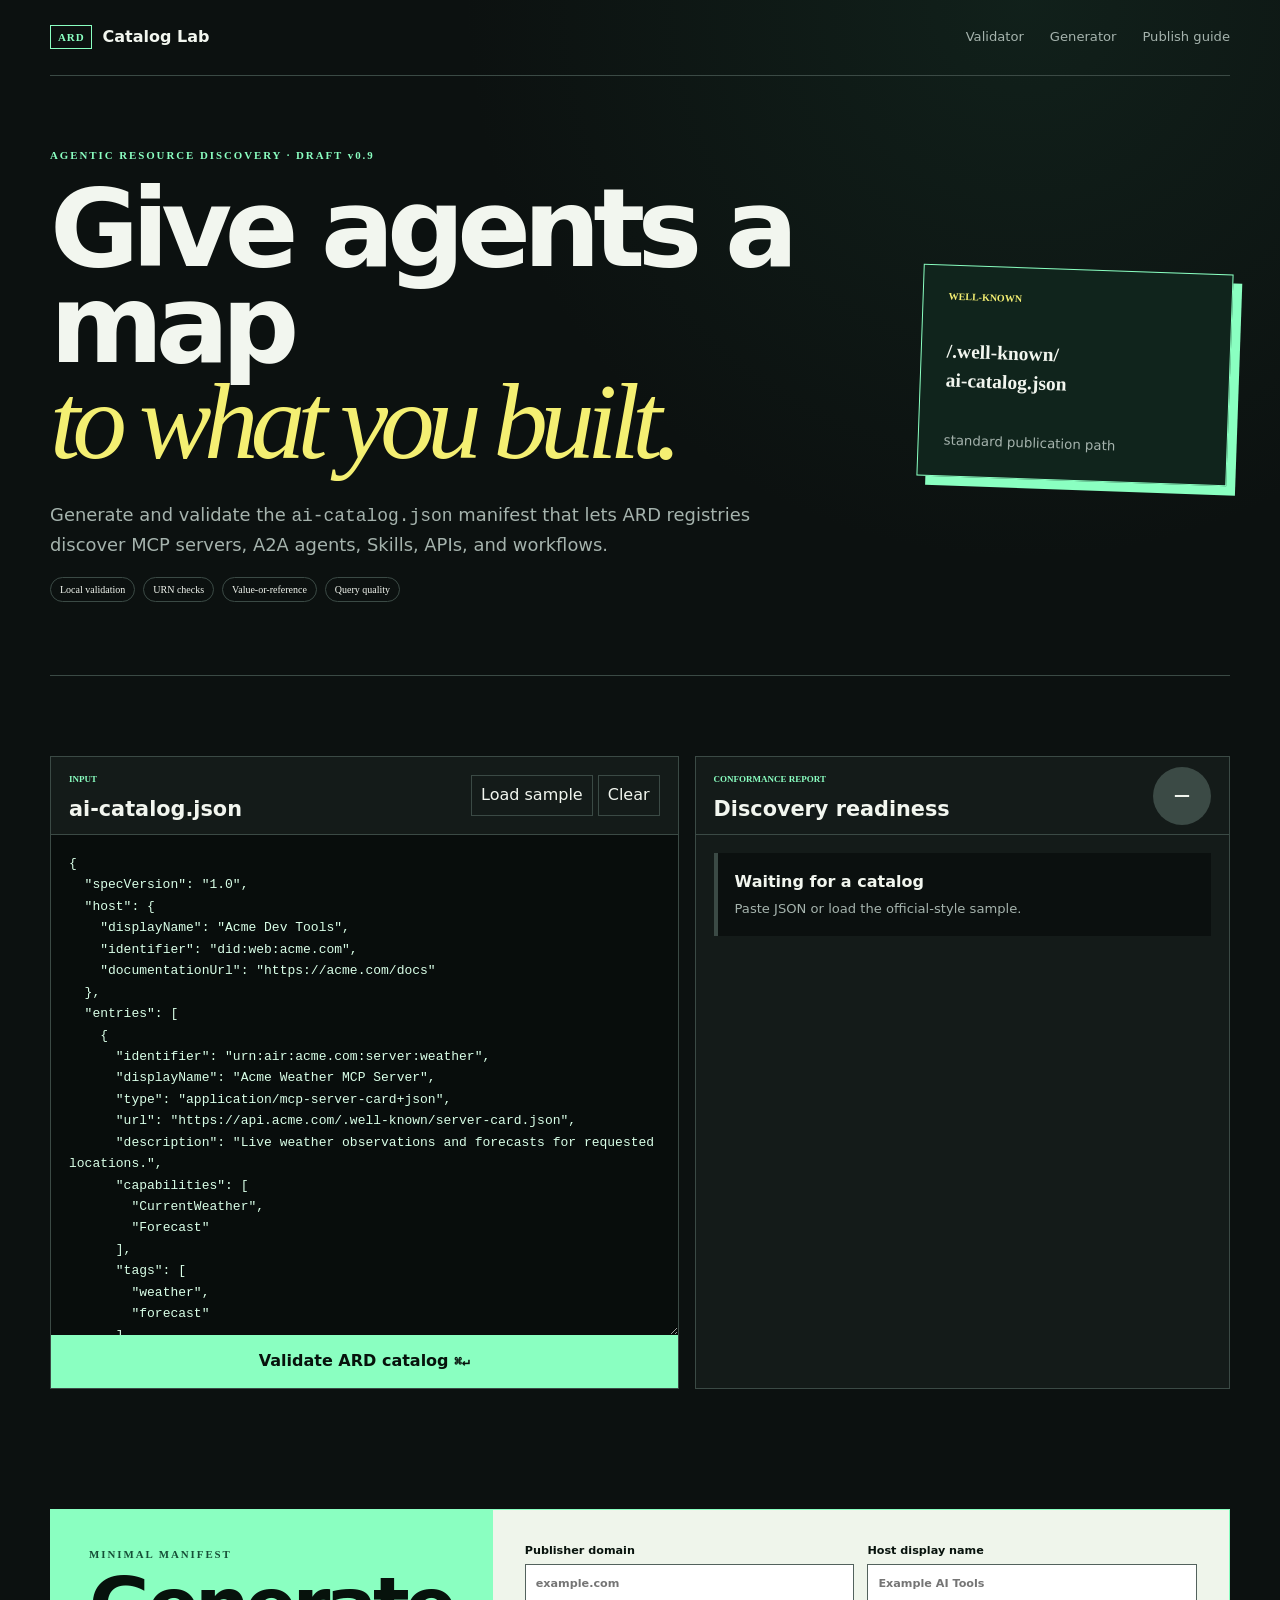
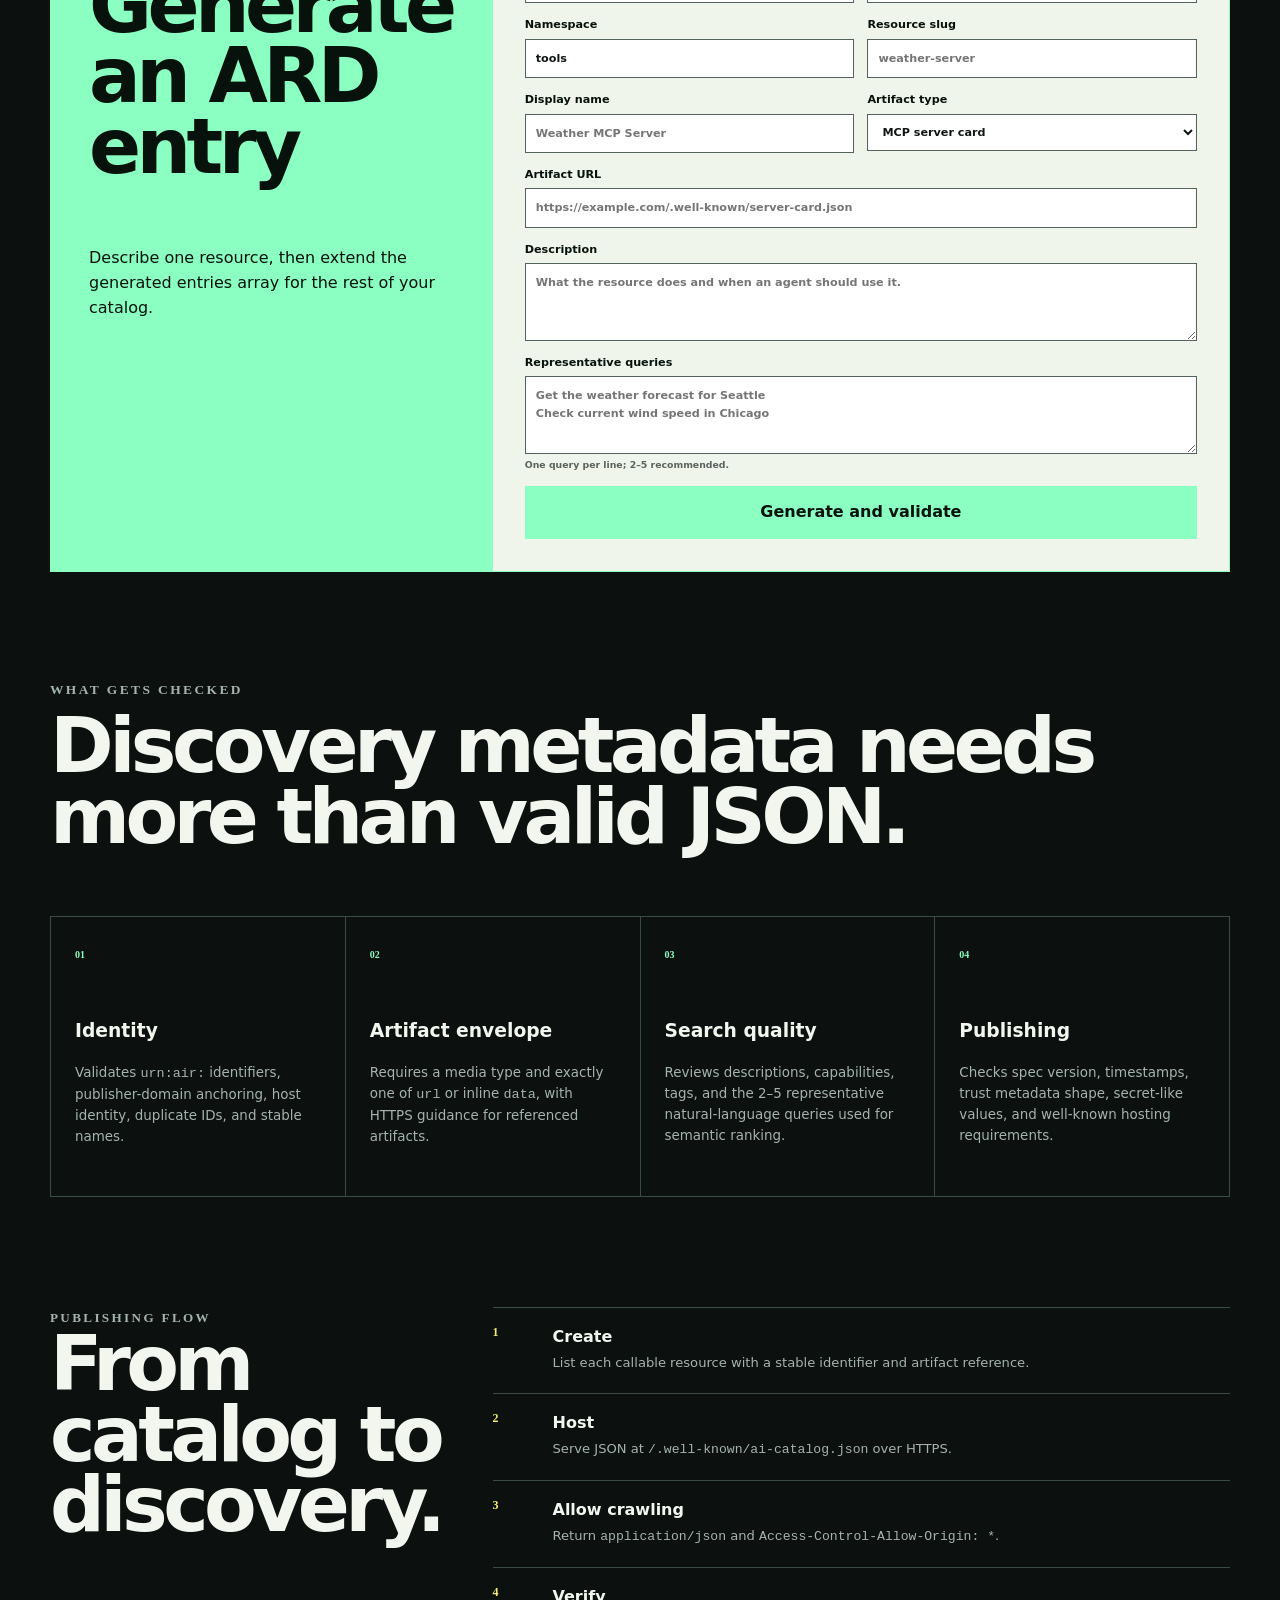
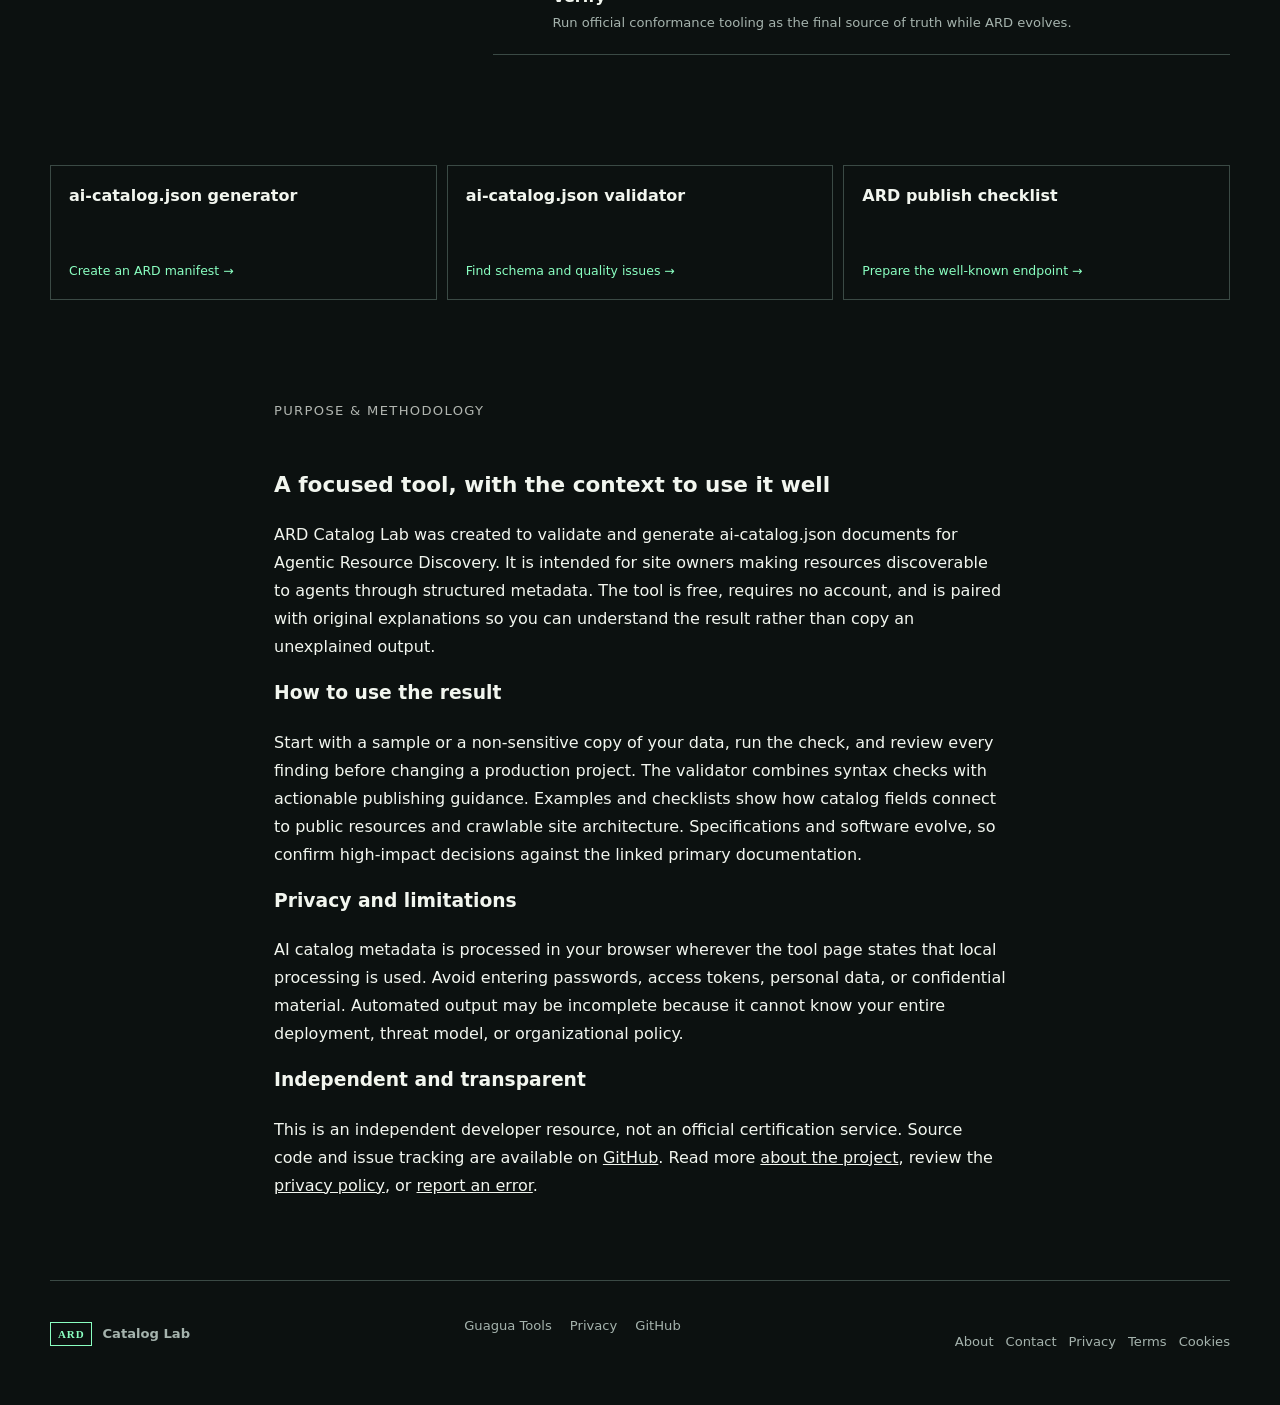
<file: index.html>
<!doctype html><html lang="en"><head><meta charset="utf-8"><meta name="viewport" content="width=device-width,initial-scale=1">
<title>ai-catalog.json Validator & Generator — ARD Catalog Lab</title><meta name="description" content="Validate and generate ai-catalog.json manifests for Agentic Resource Discovery (ARD). Check URN identifiers, url/data exclusivity, media types, queries, trust metadata, and publishing readiness.">
<meta name="robots" content="index,follow,max-image-preview:large,max-snippet:-1"><link rel="canonical" href="https://ard.guagua-alvin.top/"><link rel="icon" href="/assets/favicon.svg"><link rel="stylesheet" href="/styles.css">
<meta property="og:type" content="website"><meta property="og:title" content="ai-catalog.json Validator & Generator"><meta property="og:description" content="Make MCP servers, A2A agents, Skills, APIs, and workflows discoverable through ARD."><meta property="og:url" content="https://ard.guagua-alvin.top/">
<script type="application/ld+json">{"@context":"https://schema.org","@type":"SoftwareApplication","name":"ARD Catalog Lab","applicationCategory":"DeveloperApplication","operatingSystem":"Any","url":"https://ard.guagua-alvin.top/","description":"A browser-based ai-catalog.json validator and generator for Agentic Resource Discovery.","offers":{"@type":"Offer","price":"0","priceCurrency":"USD"},"featureList":["ai-catalog.json validation","ARD manifest generator","URN identifier checks","Publishing readiness report"]}</script><script async src="https://pagead2.googlesyndication.com/pagead/js/adsbygoogle.js?client=ca-pub-3191558815455000" crossorigin="anonymous"></script></head>
<body><header><a class="brand" href="/"><span>ARD</span>Catalog Lab</a><nav><a href="#validator">Validator</a><a href="#generator">Generator</a><a href="/ard-publish-checklist">Publish guide</a></nav></header>
<main><section class="hero"><div><p class="kicker">AGENTIC RESOURCE DISCOVERY · DRAFT v0.9</p><h1>Give agents a map<br><em>to what you built.</em></h1><p>Generate and validate the <code>ai-catalog.json</code> manifest that lets ARD registries discover MCP servers, A2A agents, Skills, APIs, and workflows.</p><div class="chips"><span>Local validation</span><span>URN checks</span><span>Value-or-reference</span><span>Query quality</span></div></div><aside><b>WELL-KNOWN</b><strong>/.well-known/<br>ai-catalog.json</strong><small>standard publication path</small></aside></section>
<section class="workspace" id="validator"><div class="editor box"><div class="box-head"><div><small>INPUT</small><h2>ai-catalog.json</h2></div><div><button id="sample">Load sample</button><button id="clear">Clear</button></div></div><textarea id="input" spellcheck="false" aria-label="ai-catalog.json input"></textarea><button class="primary" id="validate">Validate ARD catalog <kbd>⌘↵</kbd></button></div>
<div class="report box"><div class="box-head"><div><small>CONFORMANCE REPORT</small><h2>Discovery readiness</h2></div><strong id="score" class="score">—</strong></div><div id="summary" class="summary"><b>Waiting for a catalog</b><p>Paste JSON or load the official-style sample.</p></div><div id="issues" class="issues"></div></div></section>
<section class="generator" id="generator"><div><p class="kicker">MINIMAL MANIFEST</p><h2>Generate an ARD entry</h2><p>Describe one resource, then extend the generated entries array for the rest of your catalog.</p></div><form id="form"><label>Publisher domain<input id="domain" placeholder="example.com" required></label><label>Host display name<input id="host" placeholder="Example AI Tools" required></label><label>Namespace<input id="namespace" value="tools" required></label><label>Resource slug<input id="slug" placeholder="weather-server" required></label><label>Display name<input id="name" placeholder="Weather MCP Server" required></label><label>Artifact type<select id="type"><option value="application/mcp-server-card+json">MCP server card</option><option value="application/a2a-agent-card+json">A2A agent card</option><option value="application/ai-skill+md">AI Skill</option><option value="application/ai-catalog+json">Nested catalog</option><option value="application/ai-registry+json">ARD registry</option><option value="application/json">JSON API artifact</option></select></label><label class="wide">Artifact URL<input id="url" type="url" placeholder="https://example.com/.well-known/server-card.json" required></label><label class="wide">Description<textarea id="description" placeholder="What the resource does and when an agent should use it." required></textarea></label><label class="wide">Representative queries<textarea id="queries" placeholder="Get the weather forecast for Seattle&#10;Check current wind speed in Chicago" required></textarea><small>One query per line; 2–5 recommended.</small></label><button class="primary wide" type="submit">Generate and validate</button></form></section>
<section class="coverage"><p class="kicker">WHAT GETS CHECKED</p><h2>Discovery metadata needs more than valid JSON.</h2><div><article><b>01</b><h3>Identity</h3><p>Validates <code>urn:air:</code> identifiers, publisher-domain anchoring, host identity, duplicate IDs, and stable names.</p></article><article><b>02</b><h3>Artifact envelope</h3><p>Requires a media type and exactly one of <code>url</code> or inline <code>data</code>, with HTTPS guidance for referenced artifacts.</p></article><article><b>03</b><h3>Search quality</h3><p>Reviews descriptions, capabilities, tags, and the 2–5 representative natural-language queries used for semantic ranking.</p></article><article><b>04</b><h3>Publishing</h3><p>Checks spec version, timestamps, trust metadata shape, secret-like values, and well-known hosting requirements.</p></article></div></section>
<section class="steps"><div><p class="kicker">PUBLISHING FLOW</p><h2>From catalog to discovery.</h2></div><ol><li><span>1</span><div><b>Create</b><p>List each callable resource with a stable identifier and artifact reference.</p></div></li><li><span>2</span><div><b>Host</b><p>Serve JSON at <code>/.well-known/ai-catalog.json</code> over HTTPS.</p></div></li><li><span>3</span><div><b>Allow crawling</b><p>Return <code>application/json</code> and <code>Access-Control-Allow-Origin: *</code>.</p></div></li><li><span>4</span><div><b>Verify</b><p>Run official conformance tooling as the final source of truth while ARD evolves.</p></div></li></ol></section>
<section class="links"><a href="/ai-catalog-json-generator"><strong>ai-catalog.json generator</strong><span>Create an ARD manifest →</span></a><a href="/ai-catalog-json-validator"><strong>ai-catalog.json validator</strong><span>Find schema and quality issues →</span></a><a href="/ard-publish-checklist"><strong>ARD publish checklist</strong><span>Prepare the well-known endpoint →</span></a></section><section id="editorial-value" class="policy-page" aria-labelledby="value-title">
      <p class="policy-kicker">PURPOSE &amp; METHODOLOGY</p>
      <h2 id="value-title">A focused tool, with the context to use it well</h2>
      <p>ARD Catalog Lab was created to validate and generate ai-catalog.json documents for Agentic Resource Discovery. It is intended for site owners making resources discoverable to agents through structured metadata. The tool is free, requires no account, and is paired with original explanations so you can understand the result rather than copy an unexplained output.</p>
      <h3>How to use the result</h3>
      <p>Start with a sample or a non-sensitive copy of your data, run the check, and review every finding before changing a production project. The validator combines syntax checks with actionable publishing guidance. Examples and checklists show how catalog fields connect to public resources and crawlable site architecture. Specifications and software evolve, so confirm high-impact decisions against the linked primary documentation.</p>
      <h3>Privacy and limitations</h3>
      <p>AI catalog metadata is processed in your browser wherever the tool page states that local processing is used. Avoid entering passwords, access tokens, personal data, or confidential material. Automated output may be incomplete because it cannot know your entire deployment, threat model, or organizational policy.</p>
      <h3>Independent and transparent</h3>
      <p>This is an independent developer resource, not an official certification service. Source code and issue tracking are available on <a href="https://github.com/dmf6009/ard-catalog-lab" rel="noopener">GitHub</a>. Read more <a href="/about">about the project</a>, review the <a href="/privacy">privacy policy</a>, or <a href="/contact">report an error</a>.</p>
    </section></main>
<footer><a class="brand" href="/"><span>ARD</span>Catalog Lab</a><div><a href="https://guagua-alvin.top/">Guagua Tools</a><a href="/privacy">Privacy</a><a href="https://github.com/dmf6009/ard-catalog-lab">GitHub</a></div><div class="trust-links" aria-label="Site policies"><a href="/about">About</a><a href="/contact">Contact</a><a href="/privacy">Privacy</a><a href="/terms">Terms</a><a href="/cookies">Cookies</a></div></footer><script src="/script.js" defer></script></body></html>
</file>
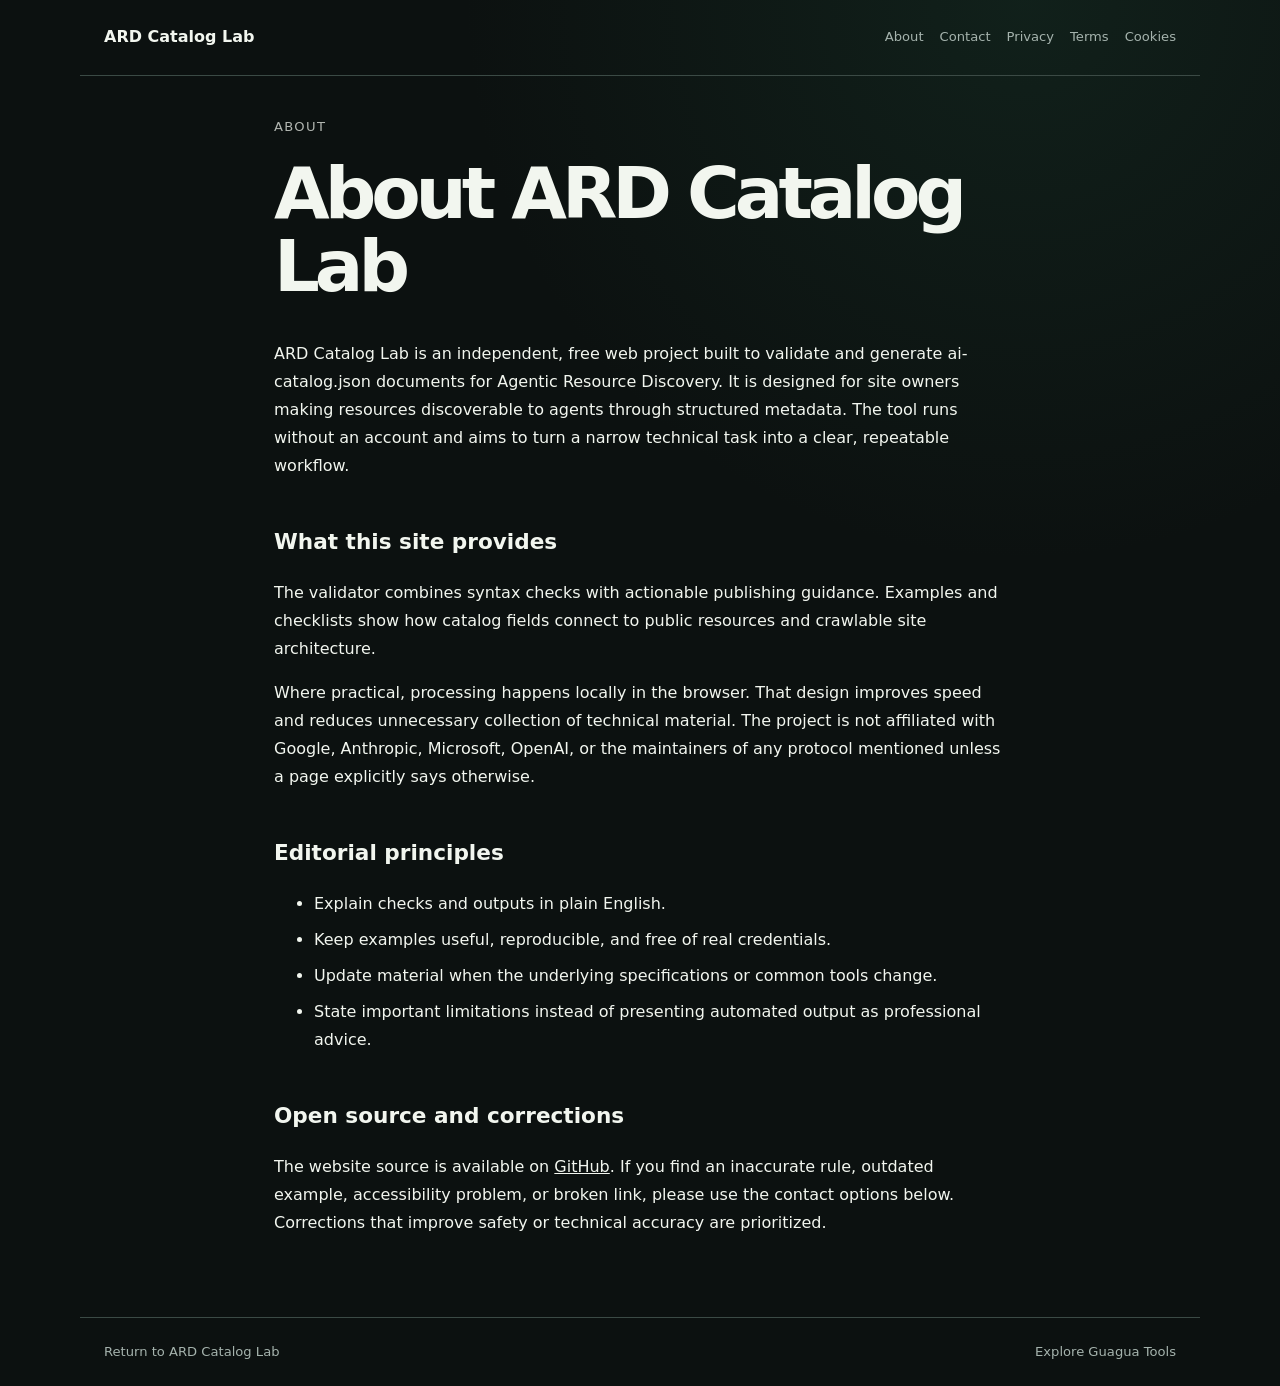
<file: about.html>
<!doctype html>
<html lang="en"><head><meta charset="utf-8"><meta name="viewport" content="width=device-width,initial-scale=1">
<title>About | ARD Catalog Lab</title><meta name="description" content="Who we are and why this free developer tool exists.">
<link rel="canonical" href="https://ard.guagua-alvin.top/about"><link rel="stylesheet" href="/styles.css"><script async src="https://pagead2.googlesyndication.com/pagead/js/adsbygoogle.js?client=ca-pub-3191558815455000" crossorigin="anonymous"></script></head>
<body><header class="policy-header"><a href="/" class="policy-brand">ARD Catalog Lab</a><nav aria-label="Policy navigation"><a href="/about">About</a><a href="/contact">Contact</a><a href="/privacy">Privacy</a><a href="/terms">Terms</a><a href="/cookies">Cookies</a></nav></header>
<main class="policy-page"><p class="policy-kicker">ABOUT</p>
    <h1>About ARD Catalog Lab</h1>
    <p>ARD Catalog Lab is an independent, free web project built to validate and generate ai-catalog.json documents for Agentic Resource Discovery. It is designed for site owners making resources discoverable to agents through structured metadata. The tool runs without an account and aims to turn a narrow technical task into a clear, repeatable workflow.</p>
    <h2>What this site provides</h2>
    <p>The validator combines syntax checks with actionable publishing guidance. Examples and checklists show how catalog fields connect to public resources and crawlable site architecture.</p>
    <p>Where practical, processing happens locally in the browser. That design improves speed and reduces unnecessary collection of technical material. The project is not affiliated with Google, Anthropic, Microsoft, OpenAI, or the maintainers of any protocol mentioned unless a page explicitly says otherwise.</p>
    <h2>Editorial principles</h2>
    <ul><li>Explain checks and outputs in plain English.</li><li>Keep examples useful, reproducible, and free of real credentials.</li><li>Update material when the underlying specifications or common tools change.</li><li>State important limitations instead of presenting automated output as professional advice.</li></ul>
    <h2>Open source and corrections</h2>
    <p>The website source is available on <a href="https://github.com/dmf6009/ard-catalog-lab" rel="noopener">GitHub</a>. If you find an inaccurate rule, outdated example, accessibility problem, or broken link, please use the contact options below. Corrections that improve safety or technical accuracy are prioritized.</p></main>
<footer class="policy-footer"><a href="/">Return to ARD Catalog Lab</a><a href="https://guagua-alvin.top/">Explore Guagua Tools</a></footer></body></html>
</file>
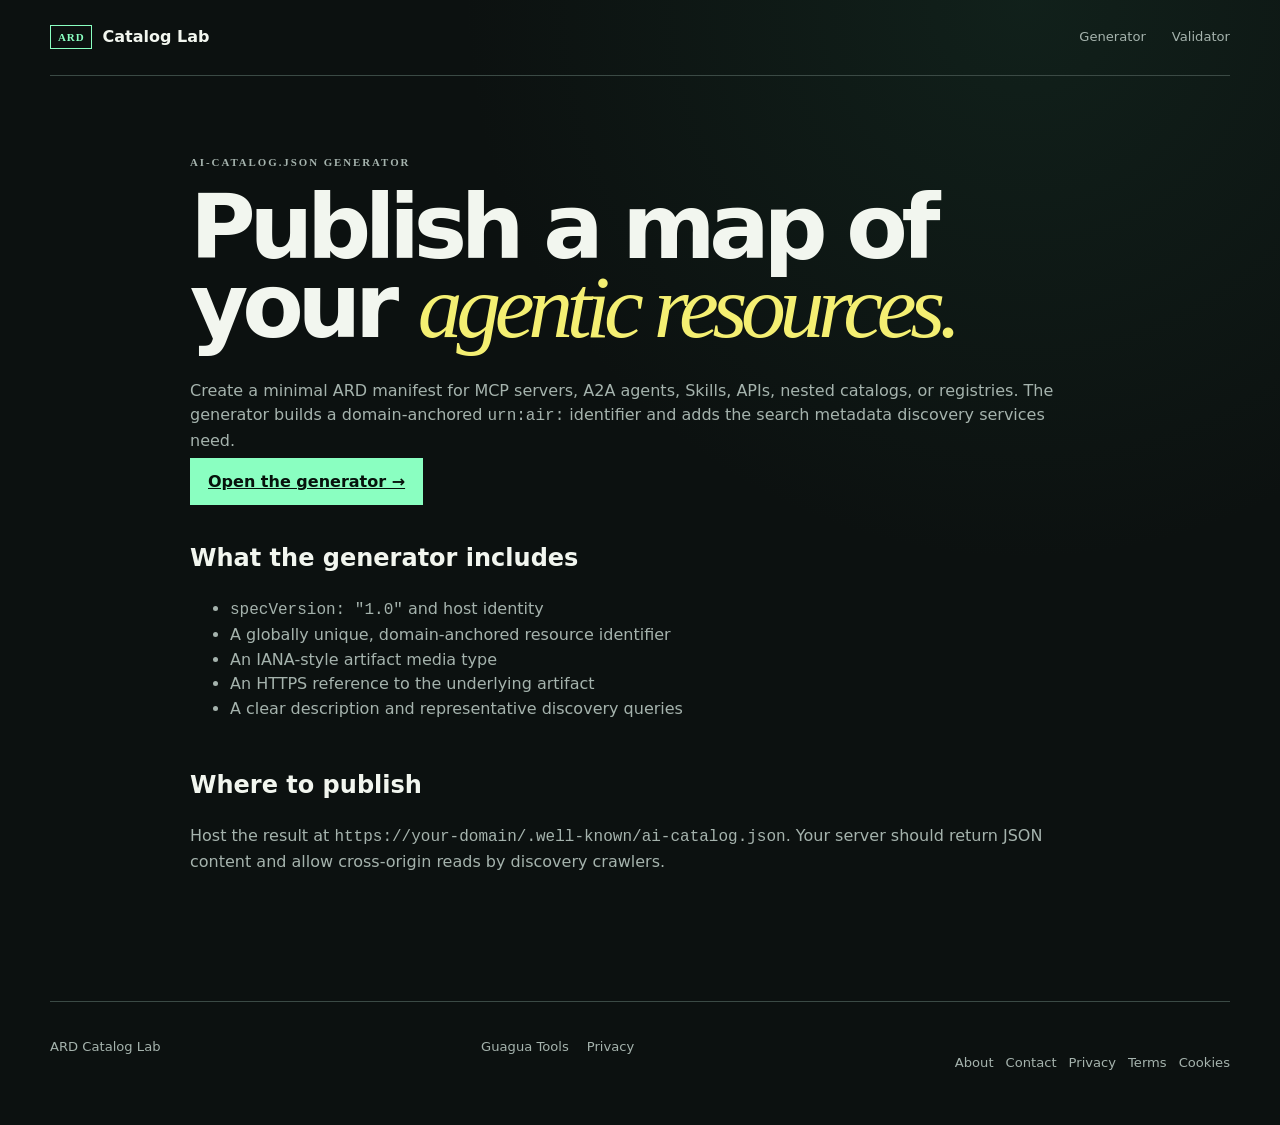
<file: ai-catalog-json-generator.html>
<!doctype html><html lang="en"><head><meta charset="utf-8"><meta name="viewport" content="width=device-width,initial-scale=1"><title>ai-catalog.json Generator for ARD</title><meta name="description" content="Generate a specVersion 1.0 ai-catalog.json manifest for Agentic Resource Discovery with an ARD identifier, artifact media type, URL, description, and representative queries."><link rel="canonical" href="https://ard.guagua-alvin.top/ai-catalog-json-generator"><link rel="stylesheet" href="/styles.css"><link rel="icon" href="/assets/favicon.svg"><script async src="https://pagead2.googlesyndication.com/pagead/js/adsbygoogle.js?client=ca-pub-3191558815455000" crossorigin="anonymous"></script></head><body><header><a class="brand" href="/"><span>ARD</span>Catalog Lab</a><nav><a href="/#generator">Generator</a><a href="/ai-catalog-json-validator">Validator</a></nav></header><main class="article"><p class="kicker">AI-CATALOG.JSON GENERATOR</p><h1>Publish a map of your <em>agentic resources.</em></h1><p>Create a minimal ARD manifest for MCP servers, A2A agents, Skills, APIs, nested catalogs, or registries. The generator builds a domain-anchored <code>urn:air:</code> identifier and adds the search metadata discovery services need.</p><p><a class="primary" href="/#generator">Open the generator →</a></p><h2>What the generator includes</h2><ul><li><code>specVersion: "1.0"</code> and host identity</li><li>A globally unique, domain-anchored resource identifier</li><li>An IANA-style artifact media type</li><li>An HTTPS reference to the underlying artifact</li><li>A clear description and representative discovery queries</li></ul><h2>Where to publish</h2><p>Host the result at <code>https://your-domain/.well-known/ai-catalog.json</code>. Your server should return JSON content and allow cross-origin reads by discovery crawlers.</p></main><footer><a href="/">ARD Catalog Lab</a><div><a href="https://guagua-alvin.top/">Guagua Tools</a><a href="/privacy">Privacy</a></div><div class="trust-links" aria-label="Site policies"><a href="/about">About</a><a href="/contact">Contact</a><a href="/privacy">Privacy</a><a href="/terms">Terms</a><a href="/cookies">Cookies</a></div></footer></body></html>
</file>
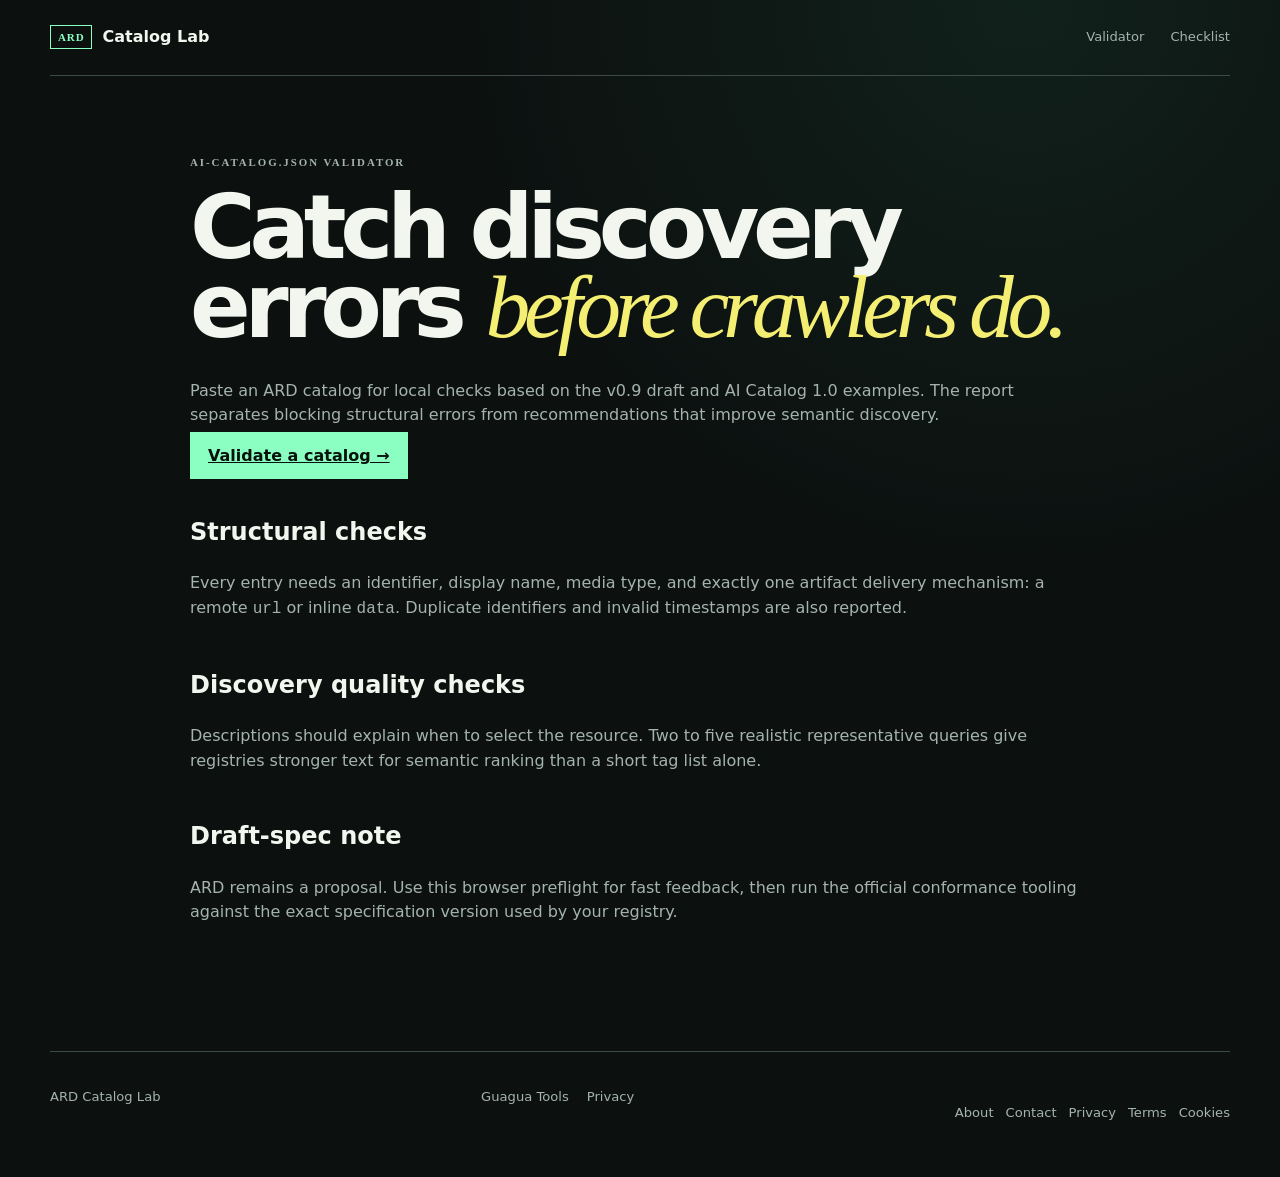
<file: ai-catalog-json-validator.html>
<!doctype html><html lang="en"><head><meta charset="utf-8"><meta name="viewport" content="width=device-width,initial-scale=1"><title>ai-catalog.json Validator — Check ARD Manifests</title><meta name="description" content="Validate ai-catalog.json for ARD: check spec version, urn:air identifiers, media types, url/data exclusivity, HTTPS, descriptions, queries, timestamps, and trust metadata."><link rel="canonical" href="https://ard.guagua-alvin.top/ai-catalog-json-validator"><link rel="stylesheet" href="/styles.css"><link rel="icon" href="/assets/favicon.svg"><script async src="https://pagead2.googlesyndication.com/pagead/js/adsbygoogle.js?client=ca-pub-3191558815455000" crossorigin="anonymous"></script></head><body><header><a class="brand" href="/"><span>ARD</span>Catalog Lab</a><nav><a href="/#validator">Validator</a><a href="/ard-publish-checklist">Checklist</a></nav></header><main class="article"><p class="kicker">AI-CATALOG.JSON VALIDATOR</p><h1>Catch discovery errors <em>before crawlers do.</em></h1><p>Paste an ARD catalog for local checks based on the v0.9 draft and AI Catalog 1.0 examples. The report separates blocking structural errors from recommendations that improve semantic discovery.</p><p><a class="primary" href="/#validator">Validate a catalog →</a></p><h2>Structural checks</h2><p>Every entry needs an identifier, display name, media type, and exactly one artifact delivery mechanism: a remote <code>url</code> or inline <code>data</code>. Duplicate identifiers and invalid timestamps are also reported.</p><h2>Discovery quality checks</h2><p>Descriptions should explain when to select the resource. Two to five realistic representative queries give registries stronger text for semantic ranking than a short tag list alone.</p><h2>Draft-spec note</h2><p>ARD remains a proposal. Use this browser preflight for fast feedback, then run the official conformance tooling against the exact specification version used by your registry.</p></main><footer><a href="/">ARD Catalog Lab</a><div><a href="https://guagua-alvin.top/">Guagua Tools</a><a href="/privacy">Privacy</a></div><div class="trust-links" aria-label="Site policies"><a href="/about">About</a><a href="/contact">Contact</a><a href="/privacy">Privacy</a><a href="/terms">Terms</a><a href="/cookies">Cookies</a></div></footer></body></html>
</file>
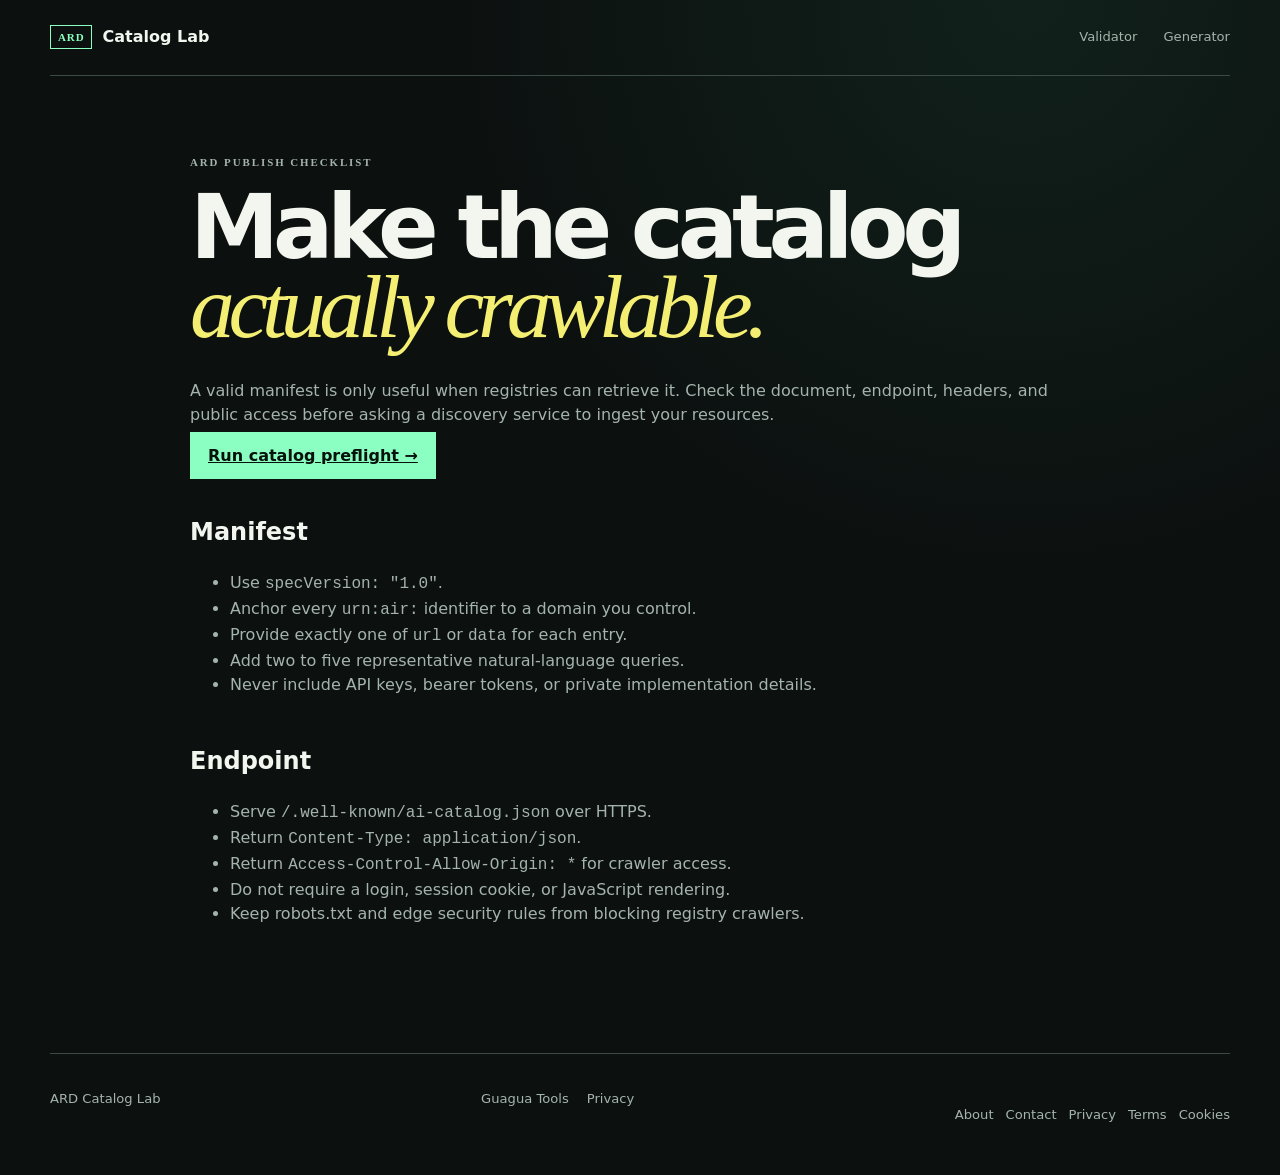
<file: ard-publish-checklist.html>
<!doctype html><html lang="en"><head><meta charset="utf-8"><meta name="viewport" content="width=device-width,initial-scale=1"><title>ARD Publish Checklist for ai-catalog.json</title><meta name="description" content="Publish ai-catalog.json correctly: validate ARD entries, use the well-known path, return application/json, enable CORS, keep HTTPS, and verify crawler access."><link rel="canonical" href="https://ard.guagua-alvin.top/ard-publish-checklist"><link rel="stylesheet" href="/styles.css"><link rel="icon" href="/assets/favicon.svg"><script async src="https://pagead2.googlesyndication.com/pagead/js/adsbygoogle.js?client=ca-pub-3191558815455000" crossorigin="anonymous"></script></head><body><header><a class="brand" href="/"><span>ARD</span>Catalog Lab</a><nav><a href="/#validator">Validator</a><a href="/ai-catalog-json-generator">Generator</a></nav></header><main class="article"><p class="kicker">ARD PUBLISH CHECKLIST</p><h1>Make the catalog <em>actually crawlable.</em></h1><p>A valid manifest is only useful when registries can retrieve it. Check the document, endpoint, headers, and public access before asking a discovery service to ingest your resources.</p><p><a class="primary" href="/#validator">Run catalog preflight →</a></p><h2>Manifest</h2><ul><li>Use <code>specVersion: "1.0"</code>.</li><li>Anchor every <code>urn:air:</code> identifier to a domain you control.</li><li>Provide exactly one of <code>url</code> or <code>data</code> for each entry.</li><li>Add two to five representative natural-language queries.</li><li>Never include API keys, bearer tokens, or private implementation details.</li></ul><h2>Endpoint</h2><ul><li>Serve <code>/.well-known/ai-catalog.json</code> over HTTPS.</li><li>Return <code>Content-Type: application/json</code>.</li><li>Return <code>Access-Control-Allow-Origin: *</code> for crawler access.</li><li>Do not require a login, session cookie, or JavaScript rendering.</li><li>Keep robots.txt and edge security rules from blocking registry crawlers.</li></ul></main><footer><a href="/">ARD Catalog Lab</a><div><a href="https://guagua-alvin.top/">Guagua Tools</a><a href="/privacy">Privacy</a></div><div class="trust-links" aria-label="Site policies"><a href="/about">About</a><a href="/contact">Contact</a><a href="/privacy">Privacy</a><a href="/terms">Terms</a><a href="/cookies">Cookies</a></div></footer></body></html>
</file>
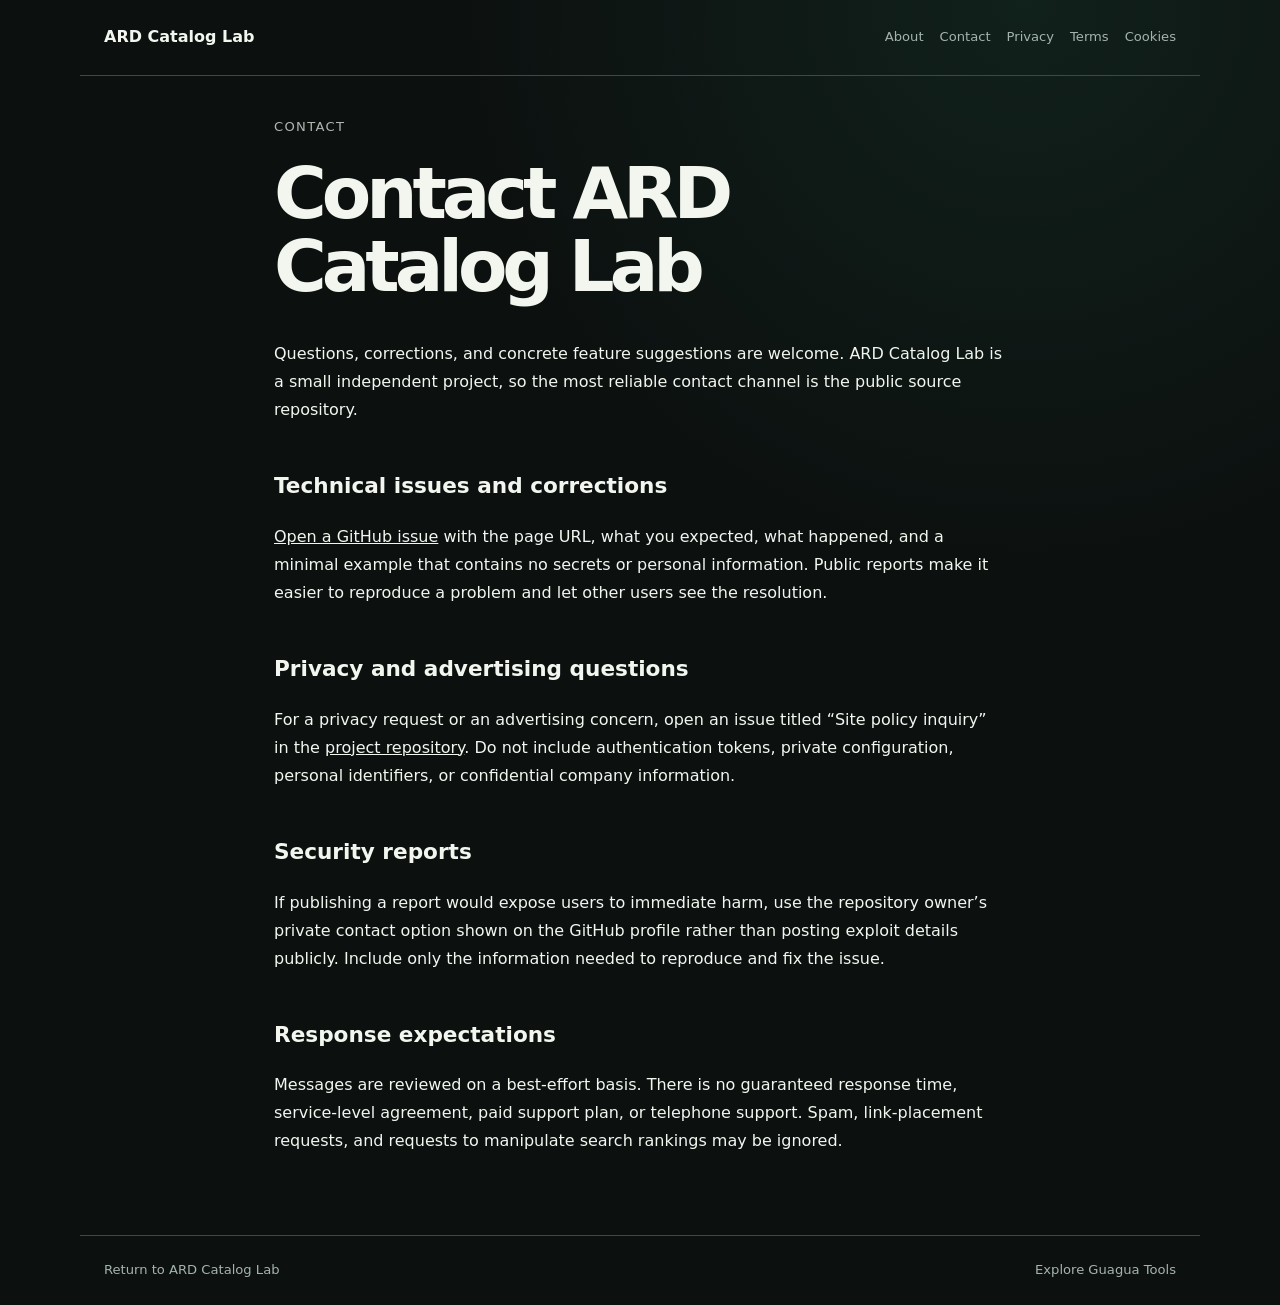
<file: contact.html>
<!doctype html>
<html lang="en"><head><meta charset="utf-8"><meta name="viewport" content="width=device-width,initial-scale=1">
<title>Contact | ARD Catalog Lab</title><meta name="description" content="How to report a problem, suggest an improvement, or ask a site question.">
<link rel="canonical" href="https://ard.guagua-alvin.top/contact"><link rel="stylesheet" href="/styles.css"><script async src="https://pagead2.googlesyndication.com/pagead/js/adsbygoogle.js?client=ca-pub-3191558815455000" crossorigin="anonymous"></script></head>
<body><header class="policy-header"><a href="/" class="policy-brand">ARD Catalog Lab</a><nav aria-label="Policy navigation"><a href="/about">About</a><a href="/contact">Contact</a><a href="/privacy">Privacy</a><a href="/terms">Terms</a><a href="/cookies">Cookies</a></nav></header>
<main class="policy-page"><p class="policy-kicker">CONTACT</p>
    <h1>Contact ARD Catalog Lab</h1>
    <p>Questions, corrections, and concrete feature suggestions are welcome. ARD Catalog Lab is a small independent project, so the most reliable contact channel is the public source repository.</p>
    <h2>Technical issues and corrections</h2>
    <p><a href="https://github.com/dmf6009/ard-catalog-lab/issues" rel="noopener">Open a GitHub issue</a> with the page URL, what you expected, what happened, and a minimal example that contains no secrets or personal information. Public reports make it easier to reproduce a problem and let other users see the resolution.</p>
    <h2>Privacy and advertising questions</h2>
    <p>For a privacy request or an advertising concern, open an issue titled “Site policy inquiry” in the <a href="https://github.com/dmf6009/ard-catalog-lab" rel="noopener">project repository</a>. Do not include authentication tokens, private configuration, personal identifiers, or confidential company information.</p>
    <h2>Security reports</h2>
    <p>If publishing a report would expose users to immediate harm, use the repository owner’s private contact option shown on the GitHub profile rather than posting exploit details publicly. Include only the information needed to reproduce and fix the issue.</p>
    <h2>Response expectations</h2>
    <p>Messages are reviewed on a best-effort basis. There is no guaranteed response time, service-level agreement, paid support plan, or telephone support. Spam, link-placement requests, and requests to manipulate search rankings may be ignored.</p></main>
<footer class="policy-footer"><a href="/">Return to ARD Catalog Lab</a><a href="https://guagua-alvin.top/">Explore Guagua Tools</a></footer></body></html>
</file>
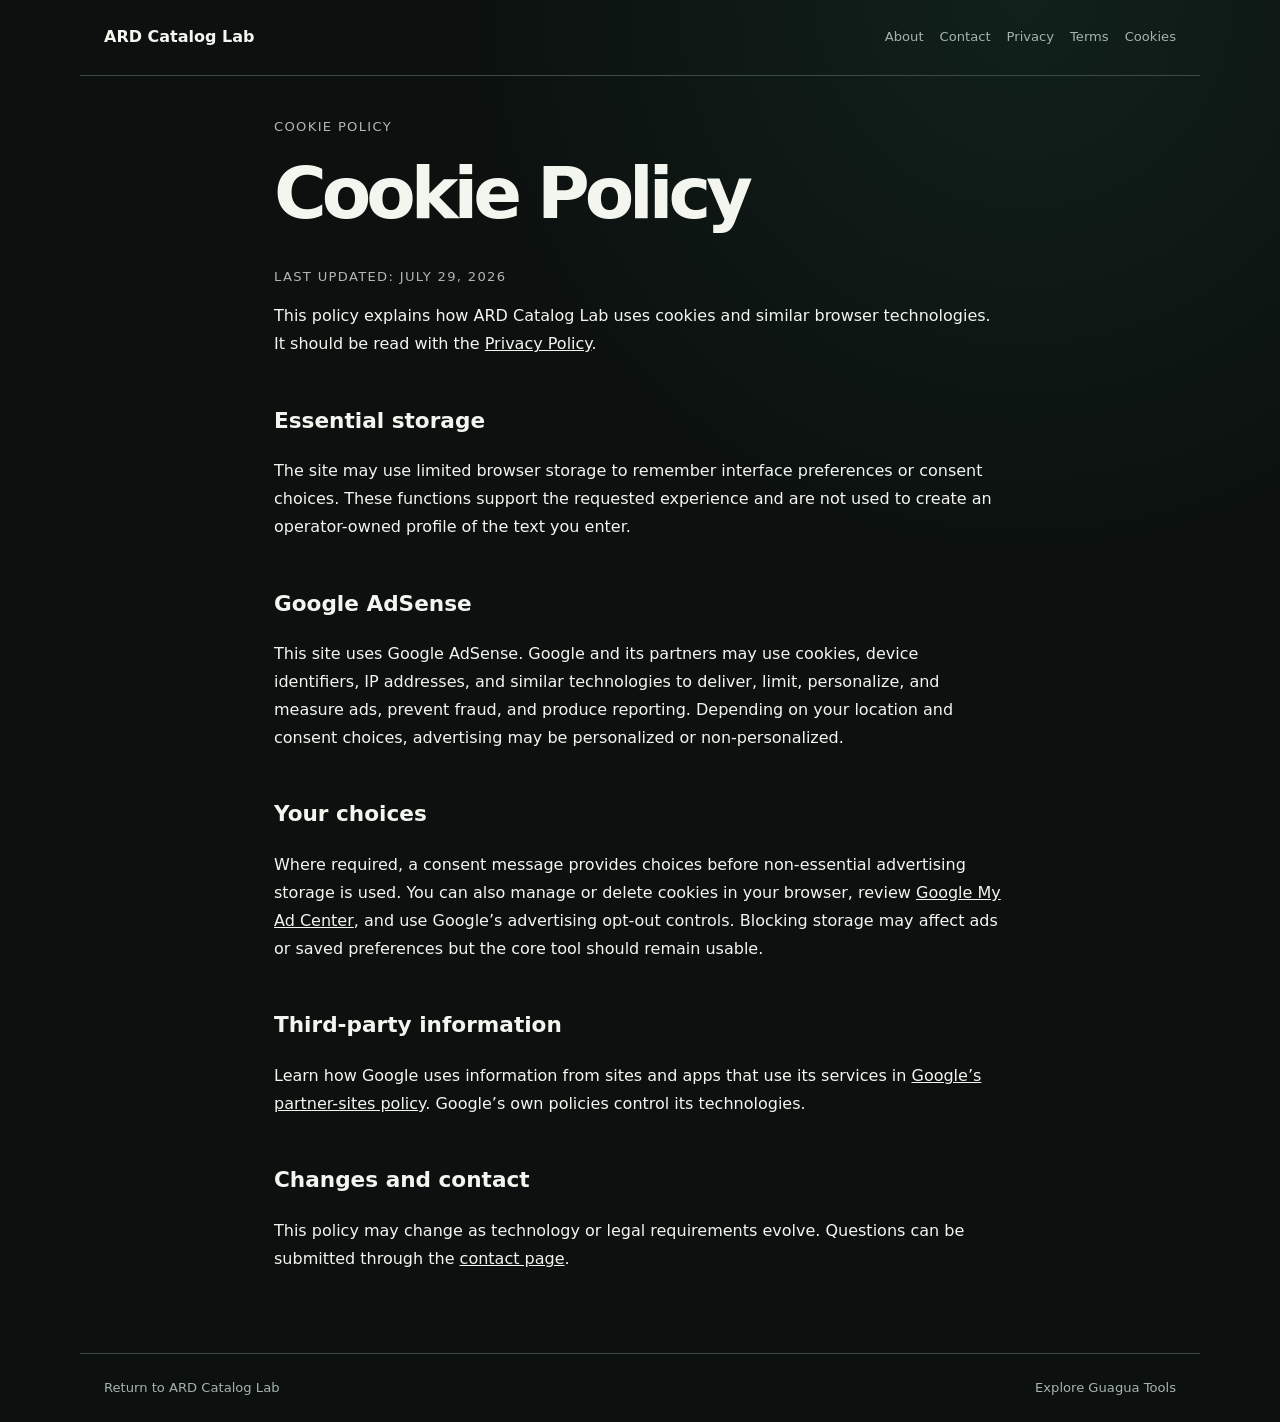
<file: cookies.html>
<!doctype html>
<html lang="en"><head><meta charset="utf-8"><meta name="viewport" content="width=device-width,initial-scale=1">
<title>Cookie Policy | ARD Catalog Lab</title><meta name="description" content="How cookies and similar technologies are used on this site.">
<link rel="canonical" href="https://ard.guagua-alvin.top/cookies"><link rel="stylesheet" href="/styles.css"><script async src="https://pagead2.googlesyndication.com/pagead/js/adsbygoogle.js?client=ca-pub-3191558815455000" crossorigin="anonymous"></script></head>
<body><header class="policy-header"><a href="/" class="policy-brand">ARD Catalog Lab</a><nav aria-label="Policy navigation"><a href="/about">About</a><a href="/contact">Contact</a><a href="/privacy">Privacy</a><a href="/terms">Terms</a><a href="/cookies">Cookies</a></nav></header>
<main class="policy-page"><p class="policy-kicker">COOKIE POLICY</p>
    <h1>Cookie Policy</h1><p class="updated">Last updated: July 29, 2026</p>
    <p>This policy explains how ARD Catalog Lab uses cookies and similar browser technologies. It should be read with the <a href="/privacy">Privacy Policy</a>.</p>
    <h2>Essential storage</h2><p>The site may use limited browser storage to remember interface preferences or consent choices. These functions support the requested experience and are not used to create an operator-owned profile of the text you enter.</p>
    <h2>Google AdSense</h2><p>This site uses Google AdSense. Google and its partners may use cookies, device identifiers, IP addresses, and similar technologies to deliver, limit, personalize, and measure ads, prevent fraud, and produce reporting. Depending on your location and consent choices, advertising may be personalized or non-personalized.</p>
    <h2>Your choices</h2><p>Where required, a consent message provides choices before non-essential advertising storage is used. You can also manage or delete cookies in your browser, review <a href="https://myadcenter.google.com/" rel="noopener">Google My Ad Center</a>, and use Google’s advertising opt-out controls. Blocking storage may affect ads or saved preferences but the core tool should remain usable.</p>
    <h2>Third-party information</h2><p>Learn how Google uses information from sites and apps that use its services in <a href="https://policies.google.com/technologies/partner-sites" rel="noopener">Google’s partner-sites policy</a>. Google’s own policies control its technologies.</p>
    <h2>Changes and contact</h2><p>This policy may change as technology or legal requirements evolve. Questions can be submitted through the <a href="/contact">contact page</a>.</p></main>
<footer class="policy-footer"><a href="/">Return to ARD Catalog Lab</a><a href="https://guagua-alvin.top/">Explore Guagua Tools</a></footer></body></html>
</file>
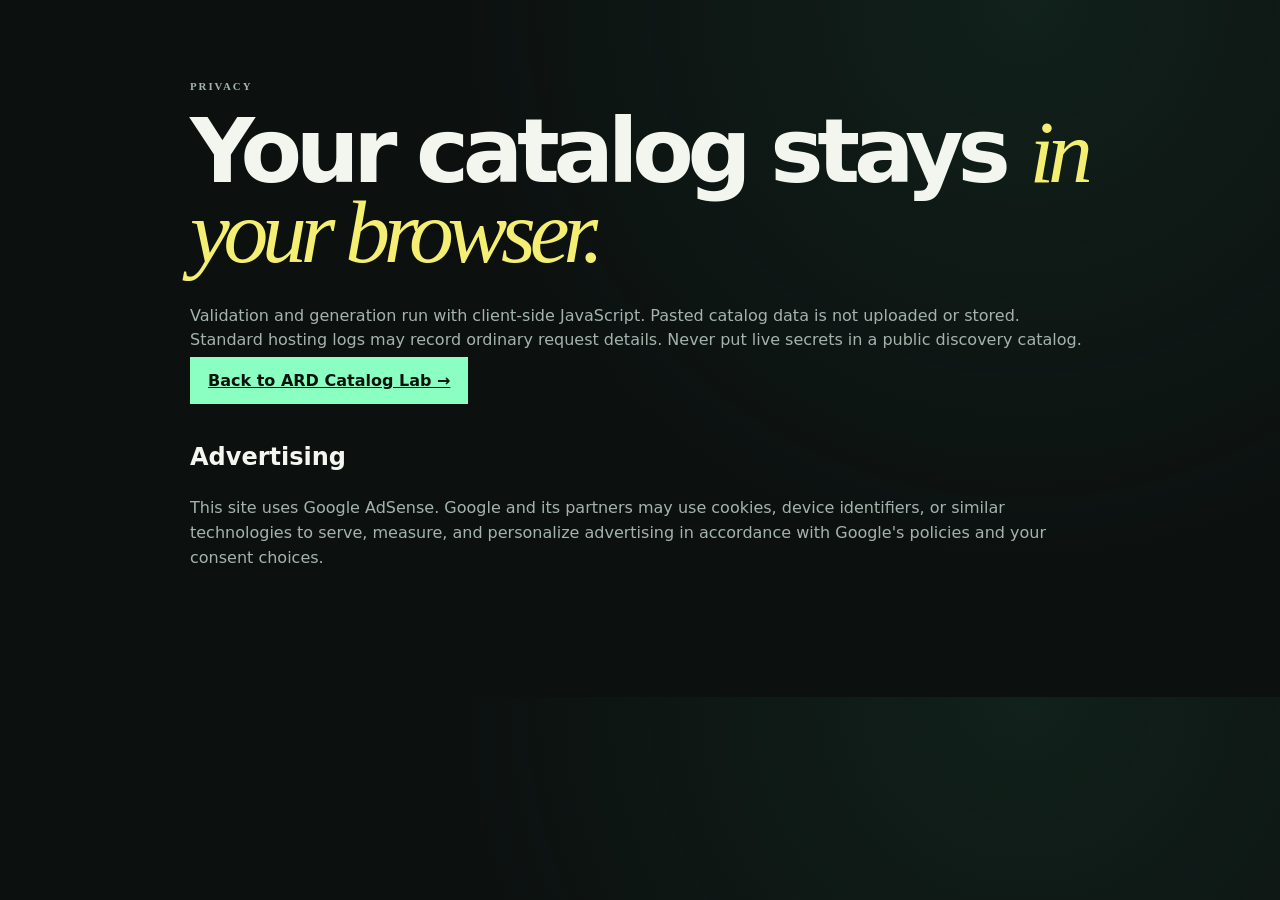
<file: privacy.html>
<!doctype html><html lang="en"><head><meta charset="utf-8"><meta name="viewport" content="width=device-width,initial-scale=1"><title>Privacy — ARD Catalog Lab</title><meta name="description" content="ARD Catalog Lab validates ai-catalog.json locally in your browser."><link rel="canonical" href="https://ard.guagua-alvin.top/privacy"><link rel="stylesheet" href="/styles.css"><script async src="https://pagead2.googlesyndication.com/pagead/js/adsbygoogle.js?client=ca-pub-3191558815455000" crossorigin="anonymous"></script></head><body><main class="article"><p class="kicker">PRIVACY</p><h1>Your catalog stays <em>in your browser.</em></h1><p>Validation and generation run with client-side JavaScript. Pasted catalog data is not uploaded or stored. Standard hosting logs may record ordinary request details. Never put live secrets in a public discovery catalog.</p><p><a class="primary" href="/">Back to ARD Catalog Lab →</a></p><h2>Advertising</h2><p>This site uses Google AdSense. Google and its partners may use cookies, device identifiers, or similar technologies to serve, measure, and personalize advertising in accordance with Google's policies and your consent choices.</p></main></body></html>
</file>
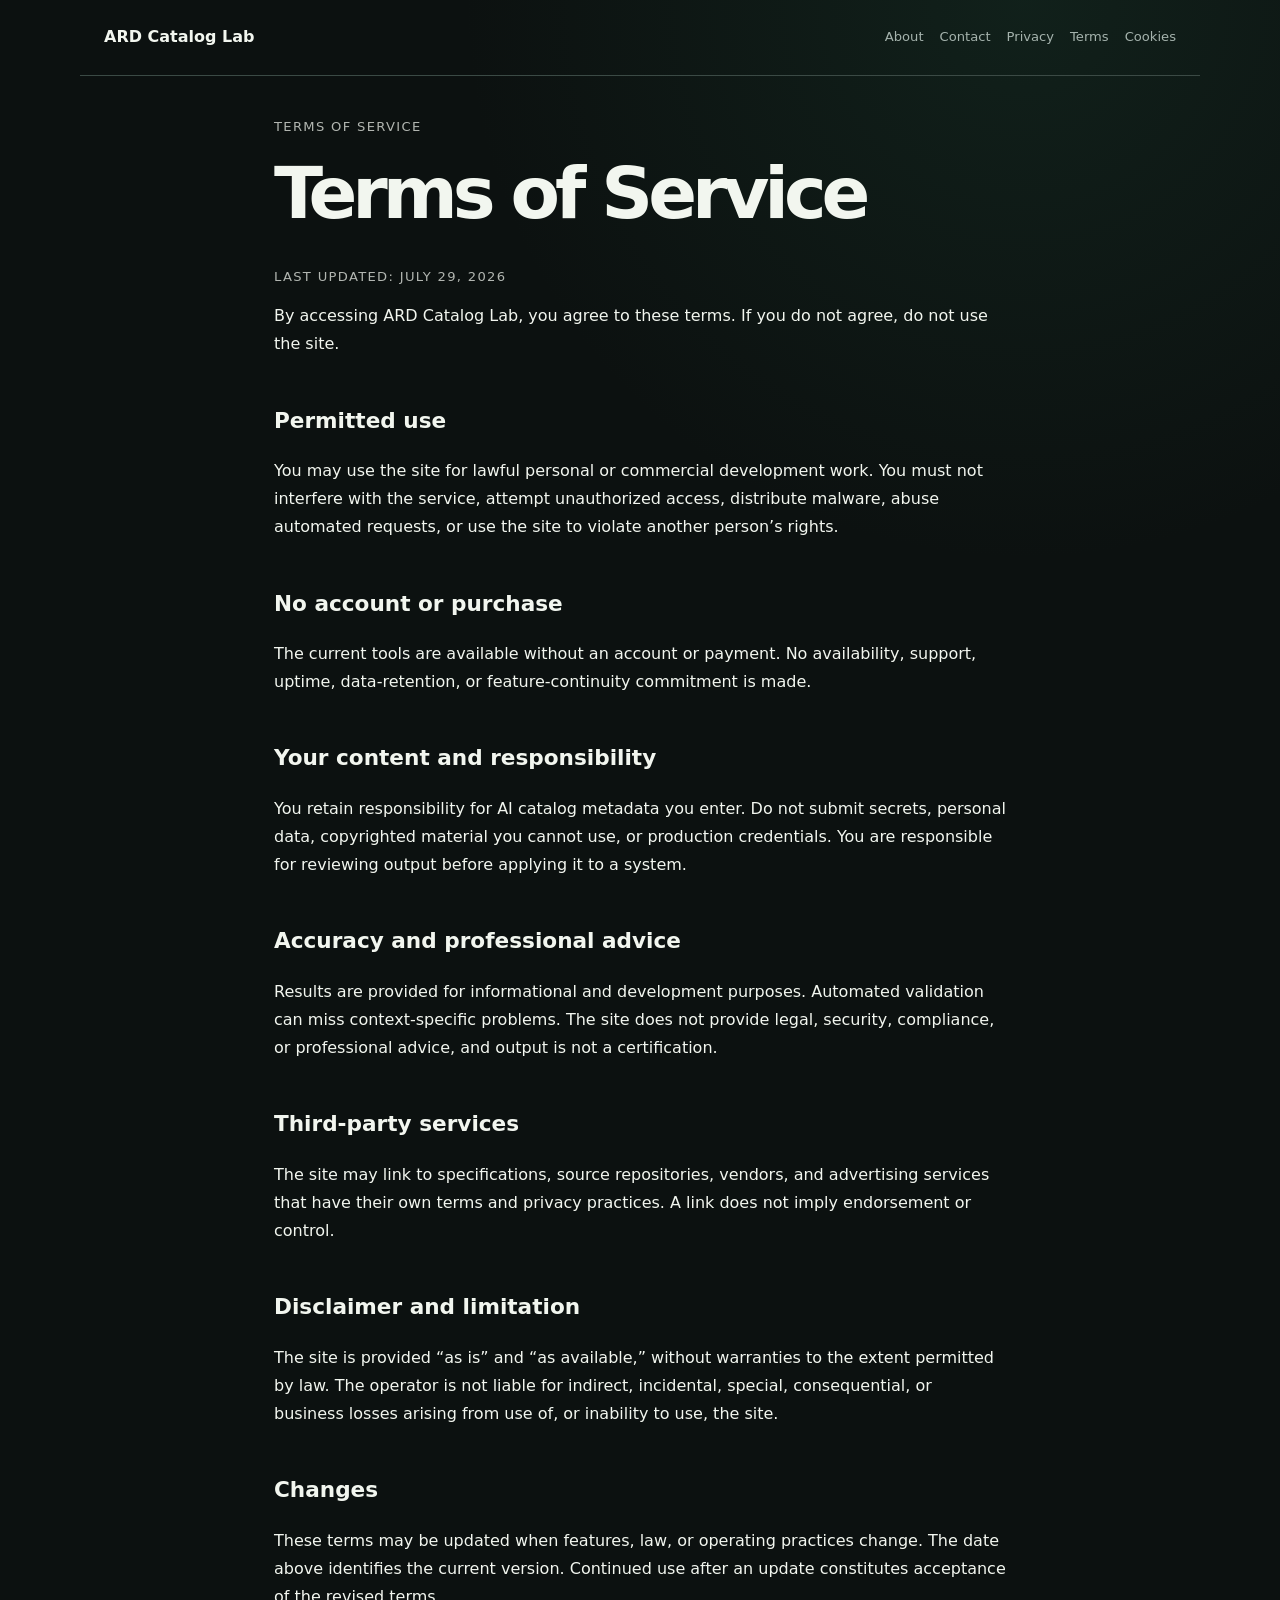
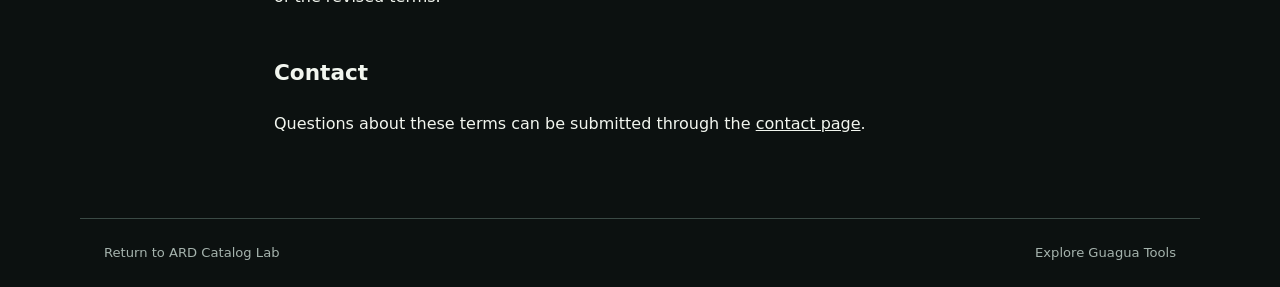
<file: terms.html>
<!doctype html>
<html lang="en"><head><meta charset="utf-8"><meta name="viewport" content="width=device-width,initial-scale=1">
<title>Terms of Service | ARD Catalog Lab</title><meta name="description" content="The terms that apply when you use this free browser-based tool.">
<link rel="canonical" href="https://ard.guagua-alvin.top/terms"><link rel="stylesheet" href="/styles.css"><script async src="https://pagead2.googlesyndication.com/pagead/js/adsbygoogle.js?client=ca-pub-3191558815455000" crossorigin="anonymous"></script></head>
<body><header class="policy-header"><a href="/" class="policy-brand">ARD Catalog Lab</a><nav aria-label="Policy navigation"><a href="/about">About</a><a href="/contact">Contact</a><a href="/privacy">Privacy</a><a href="/terms">Terms</a><a href="/cookies">Cookies</a></nav></header>
<main class="policy-page"><p class="policy-kicker">TERMS OF SERVICE</p>
    <h1>Terms of Service</h1><p class="updated">Last updated: July 29, 2026</p>
    <p>By accessing ARD Catalog Lab, you agree to these terms. If you do not agree, do not use the site.</p>
    <h2>Permitted use</h2><p>You may use the site for lawful personal or commercial development work. You must not interfere with the service, attempt unauthorized access, distribute malware, abuse automated requests, or use the site to violate another person’s rights.</p>
    <h2>No account or purchase</h2><p>The current tools are available without an account or payment. No availability, support, uptime, data-retention, or feature-continuity commitment is made.</p>
    <h2>Your content and responsibility</h2><p>You retain responsibility for AI catalog metadata you enter. Do not submit secrets, personal data, copyrighted material you cannot use, or production credentials. You are responsible for reviewing output before applying it to a system.</p>
    <h2>Accuracy and professional advice</h2><p>Results are provided for informational and development purposes. Automated validation can miss context-specific problems. The site does not provide legal, security, compliance, or professional advice, and output is not a certification.</p>
    <h2>Third-party services</h2><p>The site may link to specifications, source repositories, vendors, and advertising services that have their own terms and privacy practices. A link does not imply endorsement or control.</p>
    <h2>Disclaimer and limitation</h2><p>The site is provided “as is” and “as available,” without warranties to the extent permitted by law. The operator is not liable for indirect, incidental, special, consequential, or business losses arising from use of, or inability to use, the site.</p>
    <h2>Changes</h2><p>These terms may be updated when features, law, or operating practices change. The date above identifies the current version. Continued use after an update constitutes acceptance of the revised terms.</p>
    <h2>Contact</h2><p>Questions about these terms can be submitted through the <a href="/contact">contact page</a>.</p></main>
<footer class="policy-footer"><a href="/">Return to ARD Catalog Lab</a><a href="https://guagua-alvin.top/">Explore Guagua Tools</a></footer></body></html>
</file>
<file: styles.css>
:root{--bg:#0c1110;--panel:#141b19;--paper:#eff5eb;--line:#3b4a45;--ink:#f2f6ef;--muted:#a5b3ad;--mint:#8affc1;--yellow:#f4ef72;--red:#ff766d;--orange:#ffb65c;font-family:Inter,ui-sans-serif,system-ui,sans-serif;color-scheme:dark}*{box-sizing:border-box}html{scroll-behavior:smooth}body{margin:0;background:radial-gradient(circle at 80% 0,#1e4b3844,transparent 35rem),var(--bg);color:var(--ink);line-height:1.55}a{color:inherit}button,input,textarea,select{font:inherit}button{cursor:pointer}header,main,footer{width:min(1180px,calc(100% - 32px));margin:auto}header{height:76px;display:flex;align-items:center;justify-content:space-between;border-bottom:1px solid var(--line)}.brand{display:flex;align-items:center;gap:10px;font-weight:900;text-decoration:none}.brand span{border:1px solid var(--mint);color:var(--mint);padding:5px 7px;font:800 11px ui-monospace;letter-spacing:.08em}nav{display:flex;gap:26px}nav a,footer a{color:var(--muted);text-decoration:none;font-size:.82rem}.hero{min-height:600px;display:grid;grid-template-columns:1fr 310px;gap:80px;align-items:center;border-bottom:1px solid var(--line)}.kicker{color:var(--mint);font:800 .68rem ui-monospace;letter-spacing:.18em}h1,h2,h3,p{margin-top:0}h1{font-size:clamp(3.8rem,8.5vw,8rem);line-height:.88;letter-spacing:-.07em;margin:20px 0 32px}h1 em{font-family:Georgia,serif;color:var(--yellow);font-weight:400}.hero>div>p:not(.kicker){max-width:760px;color:var(--muted);font-size:1.12rem}.chips{display:flex;gap:8px;flex-wrap:wrap}.chips span{font:10px ui-monospace;border:1px solid var(--line);padding:6px 9px;border-radius:30px}.hero aside{border:1px solid var(--mint);background:#10241c;padding:25px;transform:rotate(2deg);box-shadow:9px 9px 0 var(--mint)}.hero aside b,.hero aside small,.hero aside strong{display:block}.hero aside b{font:800 10px ui-monospace;color:var(--yellow)}.hero aside strong{font:700 1.22rem/1.5 ui-monospace;margin:35px 0}.hero aside small{color:var(--muted)}.workspace{display:grid;grid-template-columns:1.08fr .92fr;gap:16px;padding:80px 0}.box{border:1px solid var(--line);background:var(--panel)}.box-head{height:78px;padding:15px 18px;display:flex;justify-content:space-between;align-items:center;border-bottom:1px solid var(--line)}.box-head small{font:700 9px ui-monospace;color:var(--mint)}.box-head h2{margin:3px 0 0;font-size:1.3rem}.box-head button{border:1px solid var(--line);background:transparent;color:var(--ink);padding:7px 9px;margin-left:5px}.editor textarea{display:block;width:100%;height:500px;border:0;outline:0;resize:vertical;background:#080d0c;color:#d9ffe8;padding:18px;font:13px/1.65 ui-monospace,monospace}.primary{border:1px solid var(--mint);background:var(--mint);color:#07120c;padding:13px 17px;font-weight:900}.editor>.primary{width:100%}.score{width:58px;height:58px;display:grid;place-items:center;border-radius:50%;background:var(--line)}.score.good{background:var(--mint);color:#07120c}.score.warn{background:var(--orange);color:#17100a}.score.bad{background:var(--red);color:#200}.summary{margin:18px;padding:17px;background:#0b100f;border-left:4px solid var(--line)}.summary.good{border-color:var(--mint)}.summary.warn{border-color:var(--orange)}.summary.bad{border-color:var(--red)}.summary p{color:var(--muted);font-size:.82rem;margin:4px 0 0}.issues{padding:0 18px 18px;max-height:430px;overflow:auto}.issue{padding:11px 0;border-bottom:1px solid var(--line)}.issue b{font-size:.74rem}.issue p{color:var(--muted);font-size:.78rem;margin:3px 0 0}.issue.error b{color:var(--red)}.issue.warning b{color:var(--orange)}.issue.pass b{color:var(--mint)}.generator{margin:40px 0 110px;display:grid;grid-template-columns:.75fr 1.25fr;border:1px solid var(--mint);background:var(--mint);color:#07120c}.generator>div{padding:38px}.generator .kicker{color:#164f37}.generator h2,.coverage h2,.steps h2{font-size:clamp(2.8rem,6vw,5.6rem);line-height:.92;letter-spacing:-.06em}.generator form{padding:32px;background:var(--paper);display:grid;grid-template-columns:1fr 1fr;gap:13px}.generator label{font-size:.7rem;font-weight:900}.generator input,.generator textarea,.generator select{display:block;width:100%;margin-top:5px;padding:10px;border:1px solid #53625d;background:white;color:#101614}.generator textarea{min-height:78px}.generator label small{display:block;margin-top:4px;color:#59645f}.wide{grid-column:1/-1}.coverage{padding-bottom:110px}.coverage>div{display:grid;grid-template-columns:repeat(4,1fr);border-top:1px solid var(--line);border-left:1px solid var(--line)}.coverage article{min-height:280px;padding:24px;border-right:1px solid var(--line);border-bottom:1px solid var(--line)}.coverage article>b{font:700 10px ui-monospace;color:var(--mint)}.coverage h3{margin-top:50px}.coverage p{color:var(--muted);font-size:.84rem}.steps{display:grid;grid-template-columns:.75fr 1.25fr;margin-bottom:110px}.steps ol{list-style:none;margin:0;padding:0;border-top:1px solid var(--line)}.steps li{display:grid;grid-template-columns:45px 1fr;gap:15px;padding:17px 0;border-bottom:1px solid var(--line)}.steps li>span{color:var(--yellow);font:800 12px ui-monospace}.steps b{font-size:1rem}.steps p{color:var(--muted);font-size:.82rem;margin:3px 0}.links{display:grid;grid-template-columns:repeat(3,1fr);gap:10px;margin-bottom:100px}.links a{display:flex;min-height:135px;padding:18px;border:1px solid var(--line);flex-direction:column;justify-content:space-between;text-decoration:none}.links span{color:var(--mint);font-size:.78rem}footer{padding:35px 0 55px;border-top:1px solid var(--line);display:flex;justify-content:space-between}footer div{display:flex;gap:18px}.article{max-width:900px;padding:80px 0 110px}.article h1{font-size:clamp(3.4rem,7vw,6.5rem)}.article h2{margin-top:45px}.article p,.article li{color:var(--muted)}code,pre{font-family:ui-monospace,monospace}pre{padding:18px;background:#070b0a;border:1px solid var(--line);overflow:auto;color:#caffdf}@media(max-width:800px){nav{display:none}.hero{grid-template-columns:1fr}.hero aside{display:none}.workspace,.generator,.steps{grid-template-columns:1fr}.coverage>div,.links{grid-template-columns:1fr}.generator form{grid-template-columns:1fr}.wide{grid-column:auto}}@media(max-width:520px){header,main,footer{width:calc(100% - 20px)}h1{font-size:3.7rem}.box-head{align-items:flex-start}.coverage>div{grid-template-columns:1fr}footer{flex-direction:column;gap:20px}}


/* Trust and policy pages */
.policy-header,.policy-footer{max-width:1120px;margin:auto;padding:24px;display:flex;gap:18px;justify-content:space-between;align-items:center;flex-wrap:wrap}
.policy-header nav,.policy-footer{display:flex;gap:16px;flex-wrap:wrap}
.policy-brand{font-weight:800;text-decoration:none;color:inherit}
.policy-page{max-width:780px;margin:40px auto 80px;padding:0 24px;line-height:1.75}
.policy-page h1{font-size:clamp(2.2rem,7vw,4.5rem);line-height:1.02;margin:.25em 0 .5em}
.policy-page h2{margin-top:2em;font-size:1.35rem}
.policy-page li{margin:.5em 0}
.policy-kicker,.updated{font-size:.82rem;letter-spacing:.1em;text-transform:uppercase;opacity:.72}
.trust-links{display:flex;gap:12px;flex-wrap:wrap;margin-top:16px}
</file>
